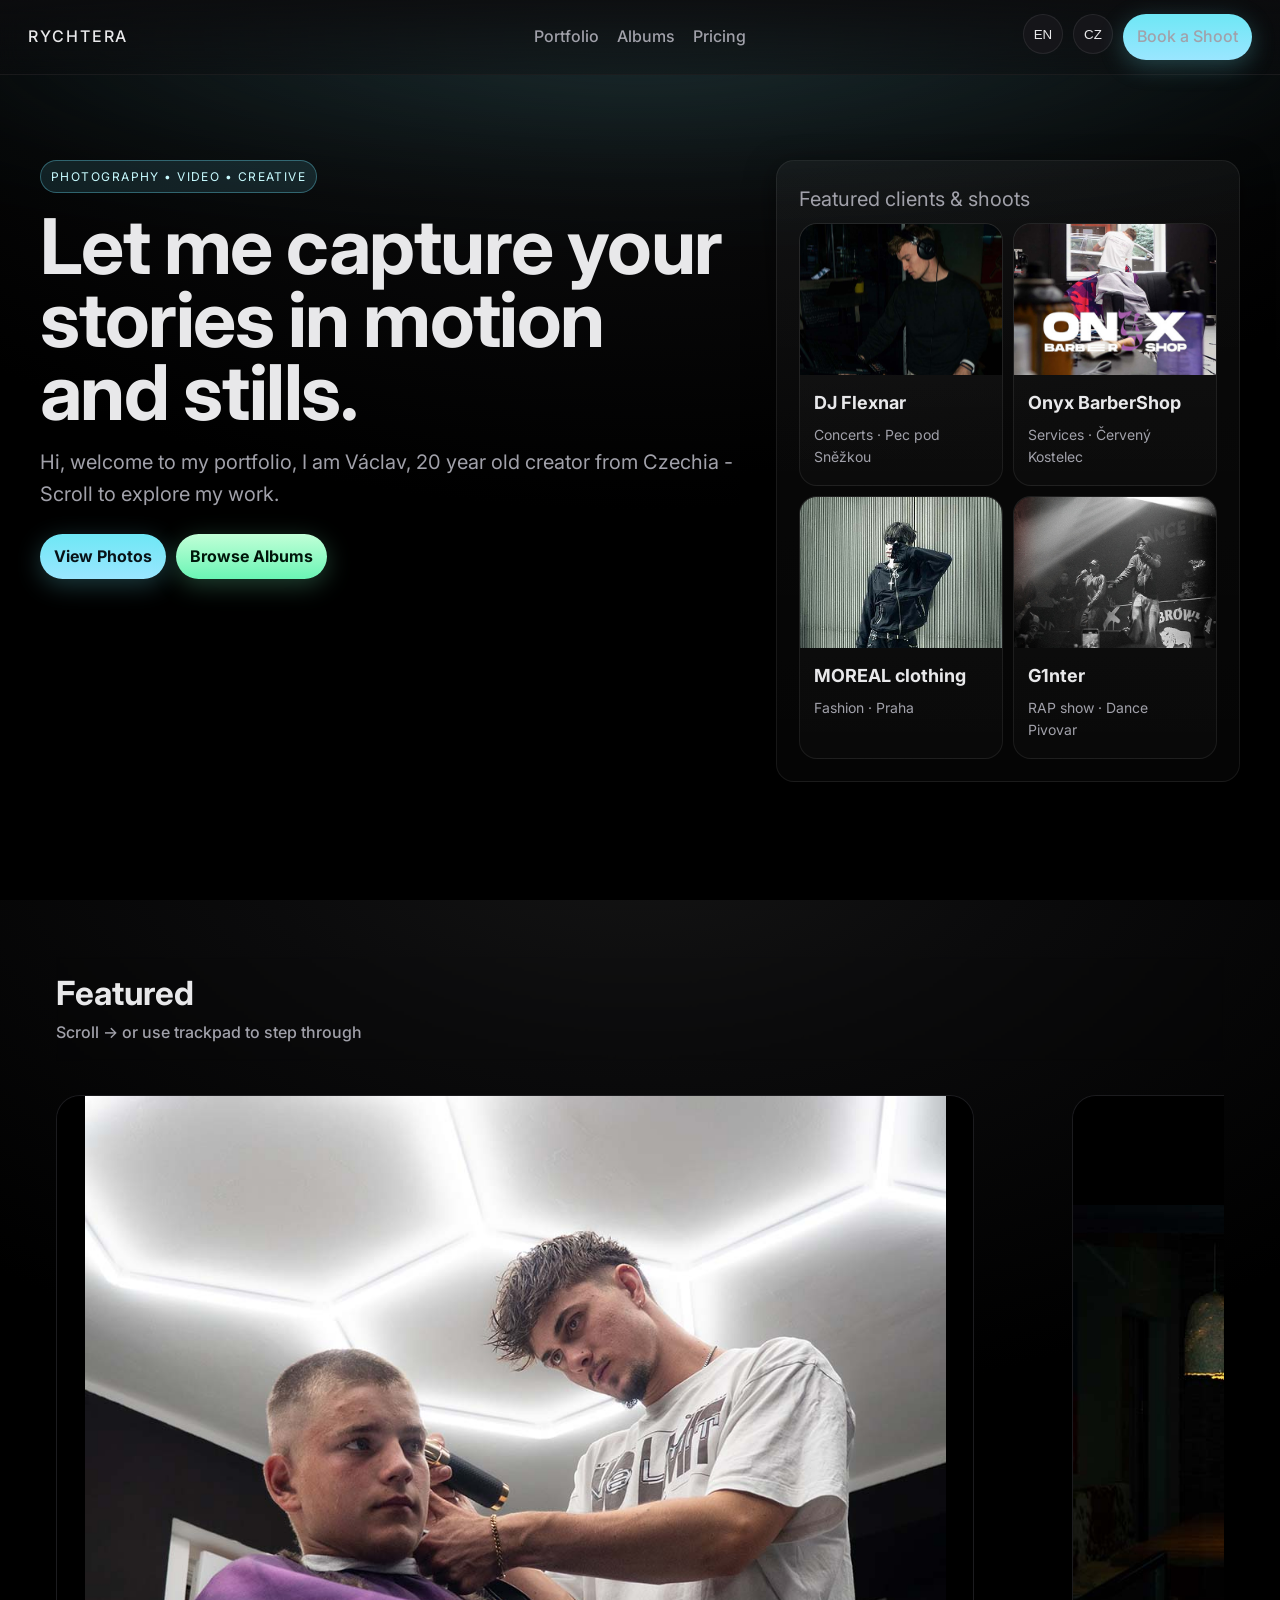
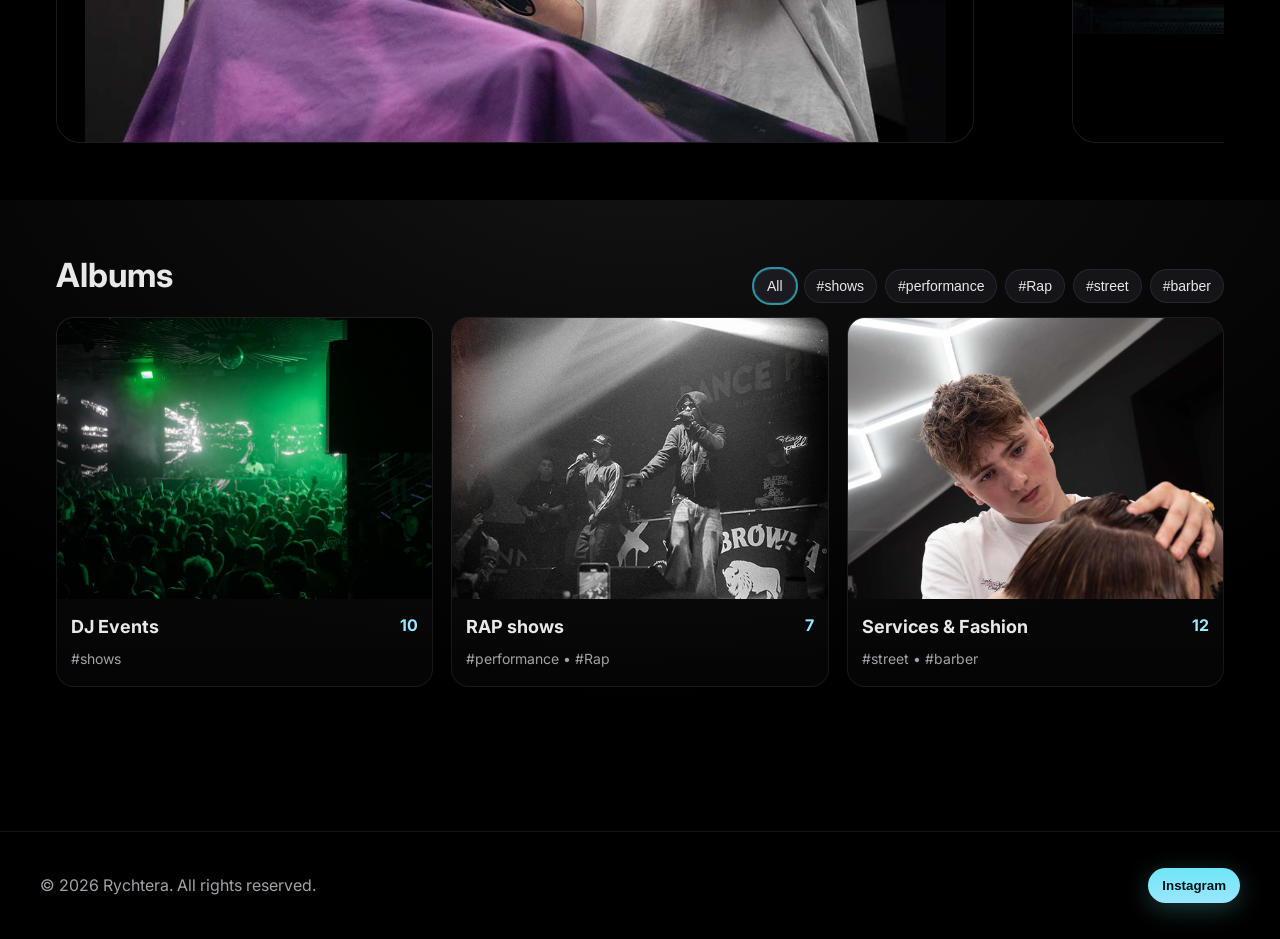
<file: modern_dark_portfolio_single_file_demo.html>
<!DOCTYPE html>
<html lang="en">
<head>
  <meta charset="UTF-8" />
  <meta name="viewport" content="width=device-width, initial-scale=1" />
  <title>RYCHTERA — Portfolio</title>
  <meta name="theme-color" content="#0b0b0c" />
  <link rel="preconnect" href="https://fonts.googleapis.com">
  <link rel="preconnect" href="https://fonts.gstatic.com" crossorigin>
  <link href="https://fonts.googleapis.com/css2?family=Inter:wght@300;400;500;600;700;900&display=swap" rel="stylesheet">
  <style>
    :root {
      --bg: #0b0b0c;           /* deep, OLED-friendly */
      --bg-soft: #111114;
      --panel: #151519;
      --panel-2: #1a1a20;
      --text: #e8e8ea;        /* high-contrast neutral */
      --muted: #a1a1aa;
      --link: #9AE6FF;        /* icy blue accent */
      --accent: #6EE7F5;
      --ring: #2b95a3;
      --shadow: 0 10px 30px rgba(0,0,0,.55);
      --radius: 18px;
      --maxw: 1200px;
    }

    * { box-sizing: border-box; }
    html, body { height: 100%; scroll-behavior: smooth; }
    body {
      margin: 0;
      font-family: Inter, system-ui, -apple-system, Segoe UI, Roboto, Helvetica, Arial, "Apple Color Emoji", "Segoe UI Emoji";
      background: radial-gradient(1000px 600px at 50% -10%, #151515 0%, var(--bg) 40%, #000 100%);
      color: var(--text);
      line-height: 1.6;
      overflow-x: hidden;
    }

    /* ---------- Header / Nav ---------- */
    .nav {
      position: sticky; top: 0; z-index: 40;
      display: grid; grid-template-columns: 1fr auto 1fr;
      align-items: center; gap: 16px;
      padding: 14px clamp(12px, 3vw, 28px);
      backdrop-filter: blur(10px);
      background: linear-gradient(180deg, rgba(12,12,14,.85), rgba(12,12,14,.35));
      border-bottom: 1px solid rgba(255,255,255,.06);
    }
    .brand { font-weight: 800; letter-spacing: .12em; text-transform: uppercase; }
    .brand a { color: var(--text); text-decoration: none; }
    .nav ul { display: flex; gap: 18px; list-style: none; padding: 0; margin: 0; }
    .nav a { color: var(--muted); text-decoration: none; font-weight: 500; }
    .nav a:hover, .nav a[aria-current="page"] { color: var(--text); }
    .nav .right { display: flex; gap: 10px; justify-content: end; }

    .btn {
      display: inline-flex; align-items: center; justify-content: center;
      padding: 10px 14px; border-radius: 999px; gap: 8px;
      background: linear-gradient(180deg, var(--accent), var(--link));
      color: #081217; border: 0; font-weight: 700; text-decoration: none;
      box-shadow: 0 6px 24px rgba(108, 231, 245, .25);
      transition: transform .15s ease, filter .15s ease;
    }
    .btn:hover { transform: translateY(-2px); filter: brightness(1.05); }

        .insta {
      display: inline-flex; align-items: center; justify-content: center;
      padding: 10px 14px; border-radius: 999px; gap: 8px;
      background: linear-gradient(180deg, var(--accent), var(--link));
      color: #081217; border: 0; font-weight: 700; text-decoration: none;
      box-shadow: 0 6px 24px rgba(108, 231, 245, .25);
      transition: transform .15s ease, filter .15s ease;
    }
    .insta:hover { transform: translateY(-2px); filter: brightness(1.05); cursor: pointer; }

    .icon-btn {
      border: 1px solid rgba(255,255,255,.08); background: var(--panel);
      color: var(--text); border-radius: 999px; height: 40px; width: 40px;
      display: grid; place-items: center; cursor: pointer; transition: border-color .15s ease, transform .15s;
    }
    .icon-btn:hover{ border-color: rgba(255,255,255,.18); transform: translateY(-1px); }

    /* ---------- Hero ---------- */
    .hero {
      min-height: 88vh; display: grid; place-items: center;
      padding: clamp(24px, 5vw, 48px) 16px 48px;
      position: relative; isolation: isolate;
    }
    .hero::after{
      content: ""; position: absolute; inset: -10% -20% auto; height: 120px; filter: blur(80px);
      background: radial-gradient(50% 70% at 50% 40%, rgba(84,197,210,.45), rgba(0,0,0,0));
      z-index: -1; opacity: .8;
    }
    .hero-inner{ max-width: var(--maxw); width: 100%; display: grid; grid-template-columns: 1.2fr .8fr; gap: clamp(18px, 4vw, 40px); }
    .hero h1 { font-size: clamp(36px, 6vw, 84px); line-height: .95; margin: 0; letter-spacing: -0.02em; }
    .hero p { font-size: clamp(16px, 2.2vw, 20px); color: var(--muted); margin: 16px 0 24px; }
    .hero .hero-card {
      background: linear-gradient(180deg, rgba(255,255,255,.04), rgba(255,255,255,.02));
      border: 1px solid rgba(255,255,255,.07); border-radius: var(--radius);
      padding: clamp(14px, 3vw, 22px); box-shadow: var(--shadow);
    }
    .badge { display: inline-block; font-size: 12px; letter-spacing: .12em; text-transform: uppercase; color: #c7fbff; background: rgba(106, 222, 245, .12); margin-bottom:2vh ; padding: 6px 10px; border-radius: 999px; border: 1px solid rgba(106, 222, 245, .35); }

    /* ---------- Scroll-gallery (Apple-like step animation) ---------- */
    .scrolly { max-width: var(--maxw); margin: 10vh auto; padding: 0 16px; position: relative; }
    .stepper { position:sticky; top:700px; z-index: 2; padding: 10px 0 16px; backdrop-filter: blur(1px); }
    .stepper h2 { margin: 0; font-size: clamp(22px, 2.6vw, 36px); }
    .stepper .muted { color: var(--muted); font-weight: 500; }

    .reel { margin-top: 18px; display: grid; grid-auto-flow: column; grid-auto-columns: 78vw; gap: 18px; overflow-x: auto; overscroll-behavior-x: contain; scroll-snap-type: x mandatory; scrollbar-width: none; }
    .reel::-webkit-scrollbar{ display: none; }
    .frame { position: relative; height: min(72vh, 820px); border-radius: calc(var(--radius) + 6px); overflow: hidden; scroll-snap-align: start; background: #0e0e11; border: 1px solid rgba(255,255,255,.06); }
    .frame img, .frame video { width: 100%; height: 100%; object-fit: contain; background: #000; display: block; }
    .frame .caption { position: absolute; inset: auto 12px 12px 12px; background: linear-gradient(180deg, rgba(0,0,0,0), rgba(0,0,0,.55)); padding: 16px; border-radius: 14px; color: #f2f2f2; font-weight: 600; }

    /* ---------- Albums grid ---------- */
    .albums { max-width: var(--maxw); margin: 10vh auto; padding: 0 16px; }
    .albums-head { display: flex; justify-content: space-between; align-items: end; gap: 16px; margin-bottom: 14px; }
    .albums-head h2 { margin: 0; font-size: clamp(22px, 2.6vw, 36px); }
    .filters { display: flex; gap: 8px; flex-wrap: wrap; }
    .chip { padding: 8px 12px; border-radius: 999px; border: 1px solid rgba(255,255,255,.08); background: var(--panel); color: var(--text); font-size: 14px; cursor: pointer; }
    .chip[aria-pressed="true"]{ outline: 2px solid var(--ring); background: var(--panel-2); }

    .grid { display: grid; grid-template-columns: repeat(12, 1fr); gap: clamp(12px, 2vw, 18px); }
    .card { grid-column: span 4; background: linear-gradient(180deg, rgba(255,255,255,.04), rgba(255,255,255,.02)); border: 1px solid rgba(255,255,255,.07); border-radius: var(--radius); overflow: clip; transition: transform .18s ease, border-color .2s ease; cursor: pointer; }
    .card:hover { transform: translateY(-4px); border-color: rgba(255,255,255,.14); }
    .cover { aspect-ratio: 4/3; overflow: hidden; }
    .cover img { width: 100%; height: 100%; object-fit: cover; display: block; filter: saturate(1.02);
      transform: scale(1.02); transition: transform .25s ease; }
    .card:hover .cover img{ transform: scale(1.06); }
    .card .meta { padding: 14px 14px 16px; display: flex; justify-content: space-between; align-items: start; gap: 10px; }
    .meta h3 { margin: 0; font-size: 18px; }
    .meta p { margin: 6px 0 0; color: var(--muted); font-size: 14px; }
    .count { font-weight: 700; color: var(--link); }

    /* ---------- Lightbox ---------- */
    .lightbox { position: fixed; inset: 0; background: rgba(0,0,0,.95); display: none; place-items: center; z-index: 60; }
    .lightbox.show { display: grid; }
    .lb-stage { position: relative; width: min(92vw, 1400px); height: min(86vh, 940px); border-radius: 16px; overflow: hidden; background: #0a0a0b; border: 1px solid rgba(255,255,255,.08); box-shadow: var(--shadow); }
    .lb-media { width: 100%; height: 100%; object-fit: contain; background: #0a0a0b; }
    .lb-ui { position: absolute; inset: 0; pointer-events: none; }
    .lb-top { position: absolute; inset: 0 0 auto 0; display: flex; justify-content: space-between; padding: 10px; background: linear-gradient(180deg, rgba(0,0,0,.6), rgba(0,0,0,0)); }
    .lb-bottom { position: absolute; inset: auto 0 0 0; display: flex; justify-content: center; gap: 10px; padding: 10px 10px 14px; background: linear-gradient(180deg, rgba(0,0,0,0), rgba(0,0,0,.6)); }
    .lb-btn { pointer-events: auto; }

    .thumbs { display: flex; gap: 10px; overflow-x: auto; padding: 6px 10px; max-width: 100%; scroll-snap-type: x proximity; }
    .thumbs img, .thumbs video { width: 100px; height: 66px; object-fit: cover; border-radius: 8px; border: 1px solid rgba(255,255,255,.12); opacity: .7; cursor: pointer; }
    .thumbs .active { opacity: 1; outline: 2px solid var(--ring); }

    /* ---------- Footer ---------- */
    footer{ border-top: 1px solid rgba(255,255,255,.08); margin-top: 16vh; padding: 36px 16px; color: var(--muted); }
    .foot-inner{ max-width: var(--maxw); margin: 0 auto; display: flex; flex-wrap: wrap; gap: 12px; justify-content: space-between; align-items: center; }

    /* ---------- Responsive ---------- */
    @media (max-width: 1000px){ .hero-inner{ grid-template-columns: 1fr; } .card{ grid-column: span 6; } }
    @media (max-width: 720px){ .card{ grid-column: span 12; } .reel{ grid-auto-columns: 92vw; } }
  </style>
</head>
<body>
  <header class="nav">
    <div class="brand"><a href="#top" aria-current="page">RYCHTERA</a></div>
    <nav aria-label="Main">
      <ul>
        <li><a href="#reel">Portfolio</a></li>
        <li><a href="#albums">Albums</a></li>
        <li><a href="pricing.html">Pricing</a></li>
      </ul>
    </nav>
    <div class="right">
      <button class="icon-btn" id="lang-en" title="English">EN</button>
      <button class="icon-btn" id="lang-cz" title="Česky">CZ</button>
      <a class="btn" href="mailto:rychtera.creator@gmail.com?subject=Booking%20shoot">Book a Shoot</a>
    </div>
  </header>

  <section class="hero" id="top">
    <div class="hero-inner">
      <div>
        <span class="badge">Photography • Video • Creative</span>
        <h1>Let me capture your stories in motion and stills.</h1>
        <p>Hi, welcome to my portfolio, I am Václav, 20 year old creator from Czechia - Scroll to explore my work.</p>
        <div style="display:flex; gap:10px; flex-wrap: wrap;">
          <a class="btn" href="#reel">View Photos</a>
          <a class="btn" href="#albums" style="background:linear-gradient(180deg,#c1ffd7,#6af5b5); box-shadow:0 6px 24px rgba(122, 255, 197, .25); color:#00160a;">Browse Albums</a>
        </div>
      </div>
      <div class="hero-card">
        <p style="margin:0 0 8px; color:var(--muted)">Featured clients & shoots</p>
        <div class="grid" style="grid-template-columns: repeat(12,1fr); gap:10px;">
          <div class="card" style="grid-column: span 6"><div class="cover"><img loading="lazy" src="pht18.jpg" alt="Concert light beams"></div><div class="meta"><div><h3>DJ Flexnar</h3><p>Concerts · Pec pod Sněžkou</p></div><span class="count"></span></div></div>
          <div class="card" style="grid-column: span 6"><div class="cover"><img loading="lazy" src="showcase.jpg" alt="Portrait"></div><div class="meta"><div><h3>Onyx BarberShop</h3><p>Services · Červený Kostelec</p></div><span class="count"></span></div></div>
           <div class="card" style="grid-column: span 6"><div class="cover"><img loading="lazy" src="showcase2.jpg" alt="Concert light beams"></div><div class="meta"><div><h3>MOREAL clothing</h3><p>Fashion · Praha</p></div><span class="count"></span></div></div>
          <div class="card" style="grid-column: span 6"><div class="cover"><img loading="lazy" src="pht7.jpg" alt="Portrait"></div><div class="meta"><div><h3>G1nter</h3><p>RAP show · Dance Pivovar</p></div><span class="count"></span></div></div>
        
        </div>
      </div>
    </div>
  </section>

  <!-- Scroll Reel with horizontal snapping (Apple-style step gallery) -->
  <section class="scrolly" id="reel" aria-label="Featured reel">
    <div class="stepper">
      <h2>Featured</h2>
      <div class="muted">Scroll → or use trackpad to step through</div>
    </div>
    <div class="reel" data-reel>
      <figure class="frame" data-media><img src="pht22.jpg" alt="Atmospheric crowd" /></figure>
      <figure class="frame" data-media><img src="pht17.jpg" alt="Blue haze" /></figure>
      <figure class="frame" data-media><img src="pht7.jpg" alt="Backstage" /></figure>
      <figure class="frame" data-media><video src="vid1.mp4" autoplay muted playsinline loop></video></figure>
      <figure class="frame" data-media><img src="pht19.jpg" alt="Artist silhouette" /></figure>
      <figure class="frame" data-media><img src="pht1.jpg" alt="Hands up" /></figure>
      <figure class="frame" data-media><video src="vid2.mp4" autoplay muted playsinline loop></video></figure>
      <figure class="frame" data-media><img src="pht3.jpg" alt="DJ booth" /></figure>
            <figure class="frame" data-media><img src="pht22.jpg" alt="Atmospheric crowd" /></figure>
      <figure class="frame" data-media><img src="pht17.jpg" alt="Blue haze" /></figure>
      <figure class="frame" data-media><img src="pht7.jpg" alt="Backstage" /></figure>
      <figure class="frame" data-media><video src="vid1.mp4" autoplay muted playsinline loop></video></figure>
      <figure class="frame" data-media><img src="pht19.jpg" alt="Artist silhouette" /></figure>
      <figure class="frame" data-media><img src="pht1.jpg" alt="Hands up" /></figure>
      <figure class="frame" data-media><video src="vid2.mp4" autoplay muted playsinline loop></video></figure>
      <figure class="frame" data-media><img src="pht3.jpg" alt="DJ booth" /></figure>
            <figure class="frame" data-media><img src="pht22.jpg" alt="Atmospheric crowd" /></figure>
      <figure class="frame" data-media><img src="pht17.jpg" alt="Blue haze" /></figure>
      <figure class="frame" data-media><img src="pht7.jpg" alt="Backstage" /></figure>
      <figure class="frame" data-media><video src="vid1.mp4" autoplay muted playsinline loop></video></figure>
      <figure class="frame" data-media><img src="pht19.jpg" alt="Artist silhouette" /></figure>
      <figure class="frame" data-media><img src="pht1.jpg" alt="Hands up" /></figure>
      <figure class="frame" data-media><video src="vid2.mp4" autoplay muted playsinline loop></video></figure>
      <figure class="frame" data-media><img src="pht3.jpg" alt="DJ booth" /></figure>
    </div>
  </section>

  <!-- Albums (auto-built from JS data) -->
  <section class="albums" id="albums">
    <div class="albums-head">
      <h2>Albums</h2>
      <div class="filters" id="filters">
        <!-- filled by JS: tags as chips -->
      </div>
    </div>
    <div class="grid" id="albumGrid" aria-live="polite"></div>
  </section>

  <!-- Lightbox -->
  <div class="lightbox" id="lightbox" role="dialog" aria-modal="true" aria-label="Album viewer">
    <div class="lb-stage">
      <div class="lb-ui lb-top">
        <div></div>
        <div style="display:flex; gap:8px;">
          <button class="icon-btn lb-btn" data-action="prev" title="Prev" aria-label="Previous">⟨</button>
          <button class="icon-btn lb-btn" data-action="next" title="Next" aria-label="Next">⟩</button>
          <button class="icon-btn lb-btn" data-action="close" title="Close" aria-label="Close">✕</button>
        </div>
      </div>
      <img class="lb-media" id="lbMedia" alt="Current media" />
      <div class="lb-ui lb-bottom">
        <div class="thumbs" id="lbThumbs"></div>
      </div>
    </div>
  </div>

  <footer>
    <div class="foot-inner">
      <div>© <span id="year"></span> Rychtera. All rights reserved.</div>
    <button class="insta"
        onclick="window.location.href = 'https://instagram.com/s_rychtera';">
        Instagram
    </button>

    </div>
  </footer>

  <script>
    /* =========================================================
       ALBUM DATA — simple JSON you can edit / extend
       Group each photoshoot as an album with cover + media list
       ========================================================= */
    const albums = [
      {
        id: 'night-pulse',
        title: 'DJ Events',
        tags: ['shows'],
        cover: 'pht34.jpg',
        items: [
          {src: 'pht34.jpg', type: 'image'},
          {src: 'pht33.jpg', type: 'image'},
          {src: 'pht32.jpg', type: 'image'},
          {src: 'pht28.jpg', type: 'image'},
          {src: 'pht25.jpg', type: 'image'},
          {src: 'pht10.jpg', type: 'image'},
          {src: 'pht11.jpg', type: 'image'},
          {src: 'pht36.jpg', type: 'image'},
          {src: 'pht18.jpg', type: 'image'},
          {src: 'pht1.jpg', type: 'image'}
        ]
      },
      {
        id: 'portraits',
        title: 'RAP shows',
        tags: ['performance', 'Rap'],
        cover: 'pht7.jpg',
        items: [
          {src: 'pht7.jpg', type: 'image'},
          {src: 'pht39.jpg', type: 'image'},
          {src: 'pht35.jpg', type: 'image'},
           {src: 'pht2.jpg', type: 'image'},
          {src: 'pht9.jpg', type: 'image'},
          {src: 'pht13.jpg', type: 'image'},
           {src: 'pht37.jpg', type: 'image'}
        ]
      },
      {
        id: 'city-noir',
        title: 'Services & Fashion',
        tags: ['street', 'barber'],
        cover: 'pht20.jpg',
        items: [
          {src: 'pht20.jpg', type: 'image'},
          {src: 'pht14.jpg', type: 'image'},
          {src: 'pht21.jpg', type: 'image'},
          {src: 'pht22.jpg', type: 'image'},
          {src: 'pht8.jpg', type: 'image'},
          {src: 'pht40.jpg', type: 'image'},
          {src: 'pht41.jpg', type: 'image'},
          {src: 'pht42.jpg', type: 'image'},
          {src: 'pht43.jpg', type: 'image'},
          {src: 'pht44.jpg', type: 'image'},
          {src: 'pht45.jpg', type: 'image'},
          {src: 'pht46.jpg', type: 'image'}
        ]
      }
    ];

    /* =========================================================
       MUST‑HAVE FUNCTIONS (vanilla JS)
       - buildAlbums(): render cards from albums[]
       - buildFilters(): tag chips + filtering
       - openAlbum(id, startIndex)
       - openLightbox(items, startIndex)
       - closeLightbox()
       - navigateLightbox(dir)
       - setLang(lang): persist language choice
       - enableScrollReel(): vertical wheel → horizontal reel scroll
       - lazyLoadMedia(): swap data-src → src on intersect
       ========================================================= */

    const $ = s => document.querySelector(s);
    const $$ = s => Array.from(document.querySelectorAll(s));

    function buildAlbums(){
      const grid = $('#albumGrid');
      grid.innerHTML = '';
      const active = getActiveTag();
      const list = active ? albums.filter(a => a.tags.includes(active)) : albums;
      for (const a of list){
        const count = a.items.length;
        const el = document.createElement('article');
        el.className = 'card'; el.setAttribute('data-album', a.id);
        el.innerHTML = `
          <div class="cover"><img loading="lazy" src="${a.cover}" alt="${a.title}"></div>
          <div class="meta">
            <div>
              <h3>${a.title}</h3>
              <p>${a.tags.map(t=>`#${t}`).join(' • ')}</p>
            </div>
            <div class="count">${count}</div>
          </div>`;
        el.addEventListener('click', () => openAlbum(a.id, 0));
        grid.appendChild(el);
      }
    }

    function uniqueTags(){
      return Array.from(new Set(albums.flatMap(a => a.tags)));
    }

    function buildFilters(){
      const wrap = $('#filters'); wrap.innerHTML = '';
      const makeChip = (label, tag) => {
        const b = document.createElement('button'); b.className = 'chip';
        b.textContent = label; b.setAttribute('data-tag', tag ?? '');
        if (!tag && !getActiveTag()) b.setAttribute('aria-pressed', 'true');
        b.addEventListener('click', () => {
          $$('.chip').forEach(c=>c.setAttribute('aria-pressed','false'));
          b.setAttribute('aria-pressed','true');
          setActiveTag(tag || null); buildAlbums();
        });
        return b;
      };
      wrap.appendChild(makeChip('All', null));
      for (const t of uniqueTags()) wrap.appendChild(makeChip(`#${t}`, t));
    }

    function getActiveTag(){ return sessionStorage.getItem('activeTag'); }
    function setActiveTag(tag){ tag ? sessionStorage.setItem('activeTag', tag) : sessionStorage.removeItem('activeTag'); }

    function openAlbum(id, startIndex=0){
      const album = albums.find(a=>a.id===id); if (!album) return;
      openLightbox(album.items, startIndex);
    }

    // Lightbox state
    let LB = { items: [], i: 0 };

    function openLightbox(items, startIndex=0){
      LB.items = items; LB.i = startIndex;
      const lb = $('#lightbox'); lb.classList.add('show');
      renderLB();
      document.addEventListener('keydown', onKey);
    }

    function closeLightbox(){ $('#lightbox').classList.remove('show'); document.removeEventListener('keydown', onKey); }

    function onKey(e){
      if (e.key === 'Escape') return closeLightbox();
      if (e.key === 'ArrowRight') return navigateLightbox(1);
      if (e.key === 'ArrowLeft') return navigateLightbox(-1);
    }

    function navigateLightbox(dir){
      LB.i = (LB.i + dir + LB.items.length) % LB.items.length;
      renderLB(true);
    }

    function renderLB(focusThumb=false){
      const item = LB.items[LB.i];
      const media = $('#lbMedia');
      if (item.type === 'video'){
        const v = document.createElement('video'); v.src = item.src; v.autoplay = true; v.loop = true; v.muted = true; v.playsInline = true; v.className = 'lb-media';
        media.replaceWith(v); v.id = 'lbMedia';
      } else {
        const img = document.createElement('img'); img.src = item.src; img.alt = item.alt || ''; img.className = 'lb-media';
        media.replaceWith(img); img.id = 'lbMedia';
      }
      // thumbs
      const thumbs = $('#lbThumbs'); thumbs.innerHTML = '';
      LB.items.forEach((it, idx)=>{
        const t = it.type==='video' ? document.createElement('video') : document.createElement('img');
        t.src = it.src; t.title = `#${idx+1}`; if (it.type==='video'){ t.muted = true; t.loop = true; t.playsInline = true; }
        t.addEventListener('click', ()=>{ LB.i = idx; renderLB(); });
        thumbs.appendChild(t);
        if (idx === LB.i) t.classList.add('active');
      });
      if (focusThumb){ const active = thumbs.children[LB.i]; active?.scrollIntoView({block:'nearest', inline:'center', behavior:'smooth'}); }
    }

    // LB controls
    $('#lightbox').addEventListener('click', (e)=>{ if (e.target.id==='lightbox' || e.target.dataset.action==='close') closeLightbox(); });
    $$('.lb-btn[data-action="next"]').forEach(b=>b.addEventListener('click', ()=>navigateLightbox(1)));
    $$('.lb-btn[data-action="prev"]').forEach(b=>b.addEventListener('click', ()=>navigateLightbox(-1)));

    // Language (simple demo, extend with data-* attributes as in your old site)
    function setLang(lang){ localStorage.setItem('lang', lang); document.documentElement.setAttribute('lang', lang); }
    function getLang(){ return localStorage.getItem('lang') || 'en'; }
    $('#lang-en').addEventListener('click', ()=>setLang('en'));
    $('#lang-cz').addEventListener('click', ()=>setLang('cs'));

    // Horizontal reel: convert vertical wheel to horizontal scroll for nice step-through
    function enableScrollReel(){
      const reel = document.querySelector('[data-reel]');
      reel.addEventListener('wheel', (e)=>{
        if (Math.abs(e.deltaY) > Math.abs(e.deltaX)){
          reel.scrollBy({ left: e.deltaY, behavior: 'auto' });
          e.preventDefault();
        }
      }, { passive: false });
    }

    // Lazy-load any [loading="lazy"] images (native) + intersection for videos
    function lazyLoadMedia(){
      const vids = $$('video[preload="none"]');
      const obs = new IntersectionObserver((ents)=>{
        ents.forEach(ent=>{
          if (ent.isIntersecting){
            const v = ent.target; v.preload = 'metadata'; obs.unobserve(v);
          }
        });
      }, { rootMargin: '200px' });
      vids.forEach(v=>obs.observe(v));
    }

    // Simple reveal animation using IntersectionObserver
    function animateOnScroll(){
      const els = $$('.card, .frame');
      els.forEach(el=>{ el.style.opacity = .001; el.style.transform = 'translateY(10px)'; el.style.transition = 'opacity .5s ease, transform .5s ease'; });
      const io = new IntersectionObserver((ents)=>{
        ents.forEach(ent=>{
          if (ent.isIntersecting){
            ent.target.style.opacity = 1; ent.target.style.transform = 'translateY(0)'; io.unobserve(ent.target);
          }
        });
      }, { threshold: .12, rootMargin: '60px' });
      els.forEach(el=>io.observe(el));
    }

    // Prefetch next in reel for snappy feel
    function prefetchReel(){
      const imgs = $$('#reel [data-media] img');
      imgs.forEach((img, i)=>{
        const next = imgs[i+1]; if (!next) return;
        const link = document.createElement('link'); link.rel = 'prefetch'; link.as = 'image'; link.href = next.src; document.head.appendChild(link);
      });
    }

    // INIT
    (function init(){
      document.getElementById('year').textContent = new Date().getFullYear();
      setLang(getLang());
      buildFilters();
      buildAlbums();
      enableScrollReel();
      lazyLoadMedia();
      animateOnScroll();
      prefetchReel();
    })();
  </script>
</body>
</html>
</file>
